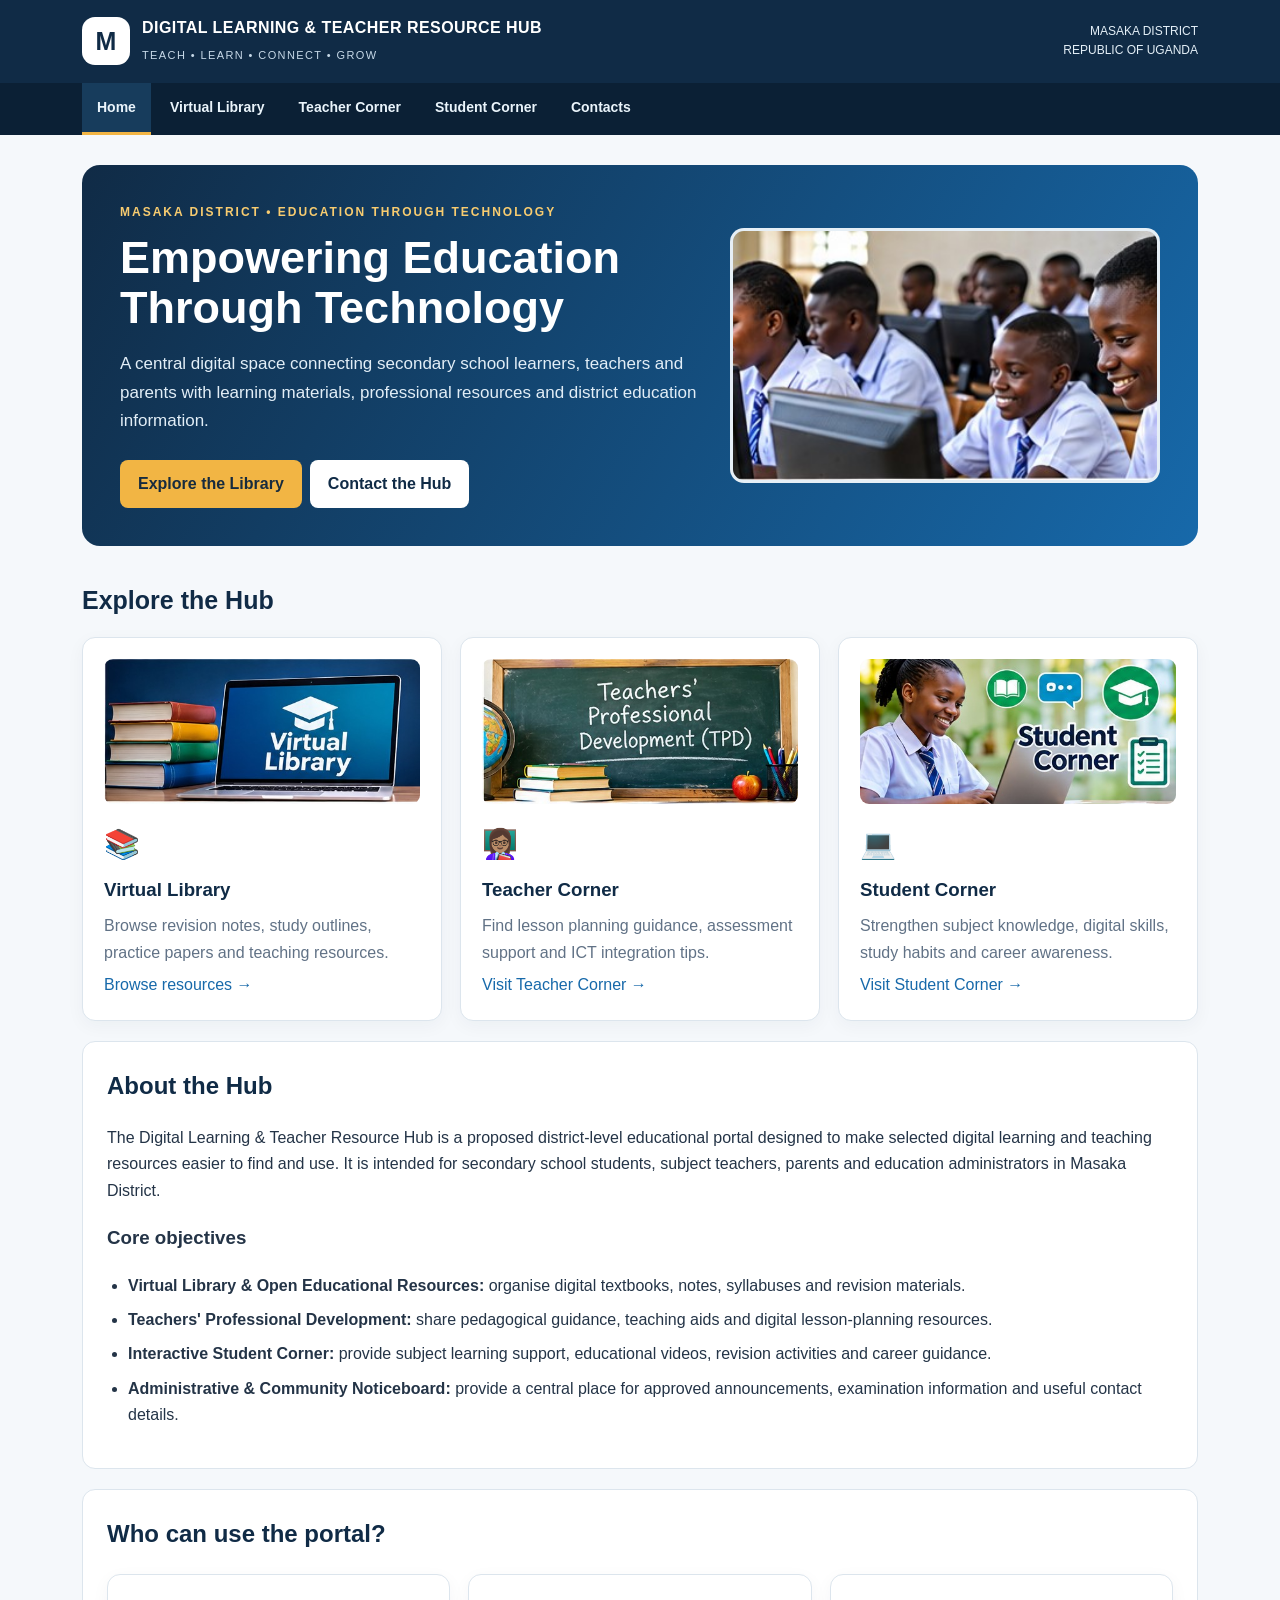
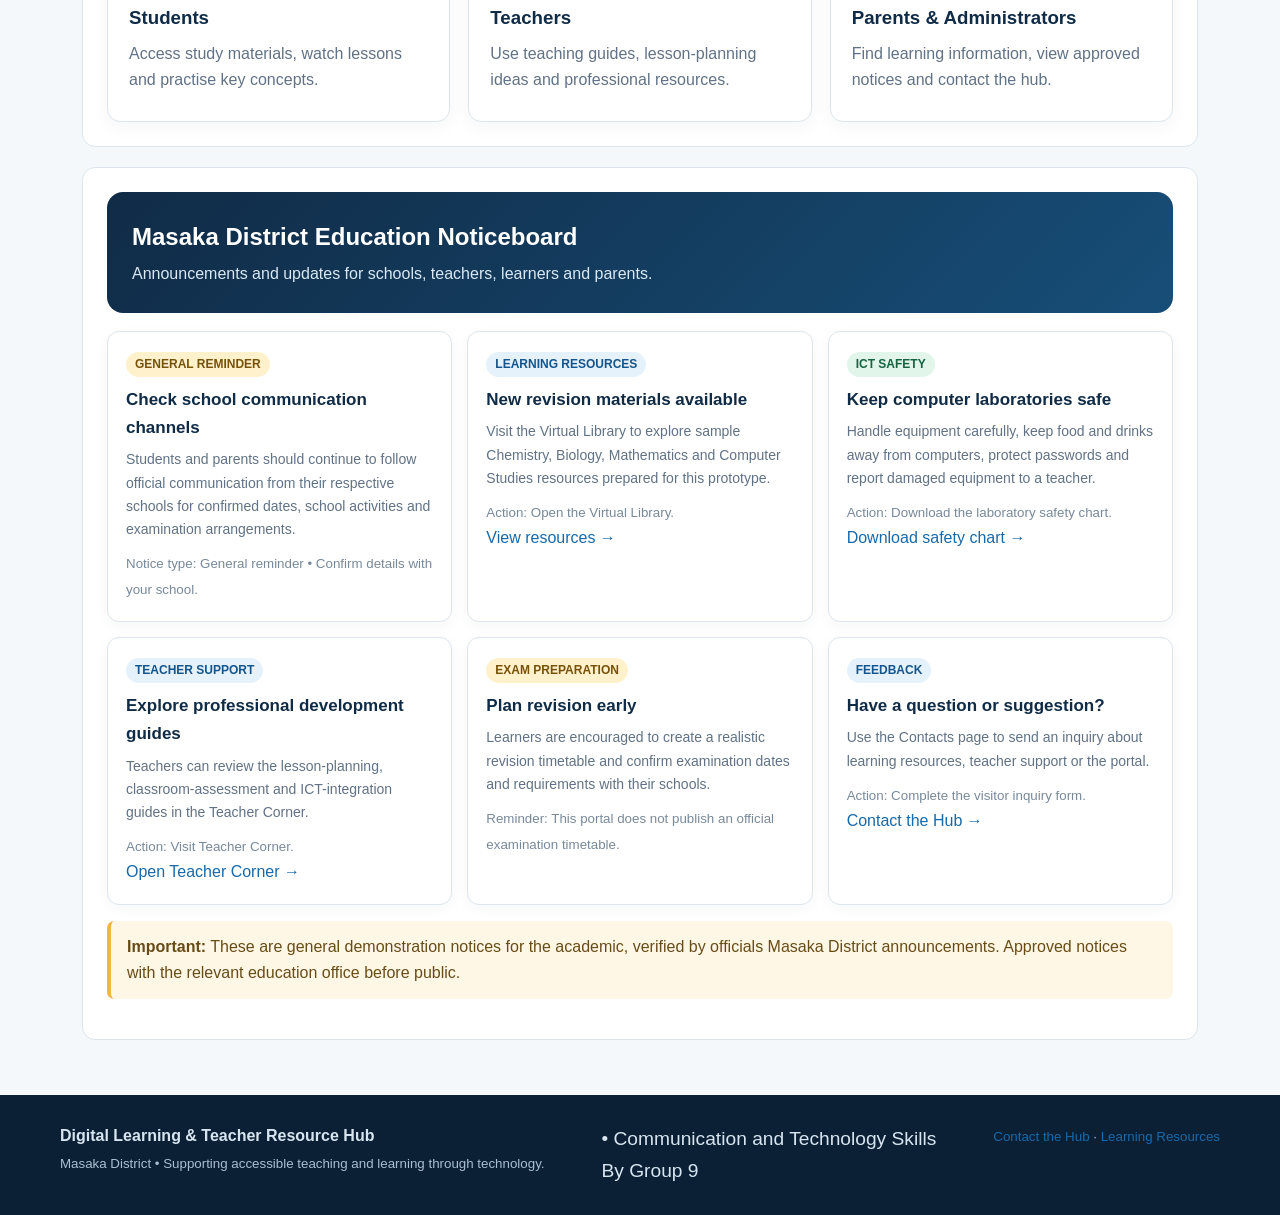
<file: index.html>
<!DOCTYPE html>
<html lang="en"><head><meta charset="UTF-8">
<meta name="viewport" content="width=device-width, initial-scale=1.0">
<title>Home | Masaka District Digital Learning Hub</title>
<meta name="description" content="Masaka District Digital Learning and Teachers
 Resource Hub for secondary school students, teachers and parents.">
<link rel="stylesheet" href="css/style.css"></head><body>
<header class="site-header"><div class="topbar"><a class="brand" href="index.html">
<div class="brand-mark">M</div><div><strong>DIGITAL LEARNING & TEACHER RESOURCE HUB
</strong><small>TEACH • LEARN • CONNECT • GROW</small></div></a><div class="header-note">
MASAKA DISTRICT<br>REPUBLIC OF UGANDA</div></div></header>
<nav aria-label="Main navigation"><div class="nav-inner"><a href="index.html" class="active">
Home</a><a href="library.html" class="">Virtual Library</a><a href="teachers.html" class="">
Teacher Corner</a><a href="students.html" class="">Student Corner</a><a href="contacts.html" class="">Contacts</a></div></nav>
<main class="container">
<section class="hero"><div><div class="eyebrow">Masaka District • Education through technology</div>
<h1>Empowering Education Through Technology</h1><p>A central digital space connecting secondary school learners, 
teachers and parents with learning materials, professional resources and district education information.</p>
<a class="btn" href="library.html">Explore the Library</a><a class="btn secondary" href="contacts.html">Contact the Hub</a></div>
<img class="hero-photo" src="images/masaka-school-computer-lab.jpg" alt="Masaka District Digital Learning and Teacher Resource Hub banner"></section>
<h2 class="section-title">Explore the Hub</h2><section class="cards">
<article class="card"><img class="card-photo" src="images/virtual-library.jpg" alt="Virtual library and digital learning resources">
<div class="emoji">📚</div><h3>Virtual Library</h3><p>Browse revision notes, study outlines, practice papers and teaching resources.</p>
<a href="library.html">Browse resources →</a></article>
<article class="card"><img class="card-photo" src="images/teacher-training.jpg" alt="Teacher professional development">
<div class="emoji">👩🏽‍🏫</div><h3>Teacher Corner</h3><p>Find lesson planning guidance, assessment support and ICT integration tips.</p>
<a href="teachers.html">Visit Teacher Corner →</a></article>
<article class="card"><img class="card-photo" src="images/student-learning.jpg" alt="Student learning with digital devices">
<div class="emoji">💻</div><h3>Student Corner</h3><p>Strengthen subject knowledge, digital skills, study habits and career awareness.</p>
<a href="students.html">Visit Student Corner →</a></article></section>
<section class="panel"><h2>About the Hub</h2><p>The Digital Learning & Teacher Resource Hub is a proposed district-level educational portal 
designed to make selected digital learning and teaching resources easier to find and use. It is intended for secondary school students, subject teachers, 
parents and education administrators in Masaka District.</p><h3>Core objectives</h3><ul class="clean">
<li><strong>Virtual Library & Open Educational Resources:</strong> organise digital textbooks, notes, syllabuses and revision materials.</li>
<li><strong>Teachers' Professional Development:</strong> share pedagogical guidance, teaching aids and digital lesson-planning resources.</li>
<li><strong>Interactive Student Corner:</strong> provide subject learning support, educational videos, revision activities and career guidance.</li>
<li><strong>Administrative & Community Noticeboard:</strong> provide a central place for approved announcements, examination information 
and useful contact details.</li></ul></section>
<section class="panel"><h2>Who can use the portal?</h2><div class="cards"><article class="card"><h3>Students</h3>
<p>Access study materials, watch lessons and practise key concepts.</p></article><article class="card"><h3>Teachers</h3>
<p>Use teaching guides, lesson-planning ideas and professional resources.</p></article><article class="card">
<h3>Parents & Administrators</h3><p>Find learning information, view approved notices and contact the hub.</p></article></div></section>
<section class="panel" id="noticeboard"><div class="notice-board"><h2>Masaka District Education Noticeboard</h2>
<p>Announcements and updates for schools, teachers, learners and parents.</p></div>
<div class="notice-grid">
<article class="notice-card"><span class="tag gold">GENERAL REMINDER</span><h3>Check school communication channels</h3>
<p>Students and parents should continue to follow official communication from their respective schools for confirmed dates, 
school activities and examination arrangements.</p><small>Notice type: General reminder • Confirm details with your school.</small></article>
<article class="notice-card"><span class="tag">LEARNING RESOURCES</span><h3>New revision materials available</h3>
<p>Visit the Virtual Library to explore sample Chemistry, Biology, Mathematics and Computer Studies resources prepared for this prototype.</p>
<small>Action: Open the Virtual Library.</small><br><a href="library.html">View resources →</a></article>
<article class="notice-card"><span class="tag green">ICT SAFETY</span><h3>Keep computer laboratories safe</h3>
<p>Handle equipment carefully, keep food and drinks away from computers, protect passwords and report damaged equipment to a teacher.</p>
<small>Action: Download the laboratory safety chart.</small><br><a href="pdfs/ict-laboratory-rules-safety-chart.pdf" download>Download safety chart →</a></article>
<article class="notice-card"><span class="tag">TEACHER SUPPORT</span><h3>Explore professional development guides</h3>
<p>Teachers can review the lesson-planning, classroom-assessment and ICT-integration guides in the Teacher Corner.</p>
<small>Action: Visit Teacher Corner.</small><br><a href="teachers.html">Open Teacher Corner →</a></article>
<article class="notice-card"><span class="tag gold">EXAM PREPARATION</span><h3>Plan revision early</h3>
<p>Learners are encouraged to create a realistic revision timetable and confirm examination dates and requirements with their schools.</p>
<small>Reminder: This portal does not publish an official examination timetable.</small></article>
<article class="notice-card"><span class="tag">FEEDBACK</span><h3>Have a question or suggestion?</h3>
<p>Use the Contacts page to send an inquiry about learning resources, teacher support or the portal.</p>
<small>Action: Complete the visitor inquiry form.</small><br><a href="contacts.html">Contact the Hub →</a></article>
</div>
<div class="notice"><strong>Important:</strong> These are general demonstration notices for the academic, verified by officials Masaka District announcements. 
Approved notices with the relevant education office before public.</div></section>
</main>
<footer class="site-footer"><div class="footer-inner"><div><strong>Digital Learning & Teacher Resource Hub</strong><br><small>Masaka District 
• Supporting accessible teaching and learning through technology.</small></div><div><big> 
• Communication and Technology Skills<br>By Group 9</big></div><div><small><a href="contacts.html">Contact the Hub</a> 
· <a href="library.html">Learning Resources</a></small></div></div></footer>
</body></html>
</file>
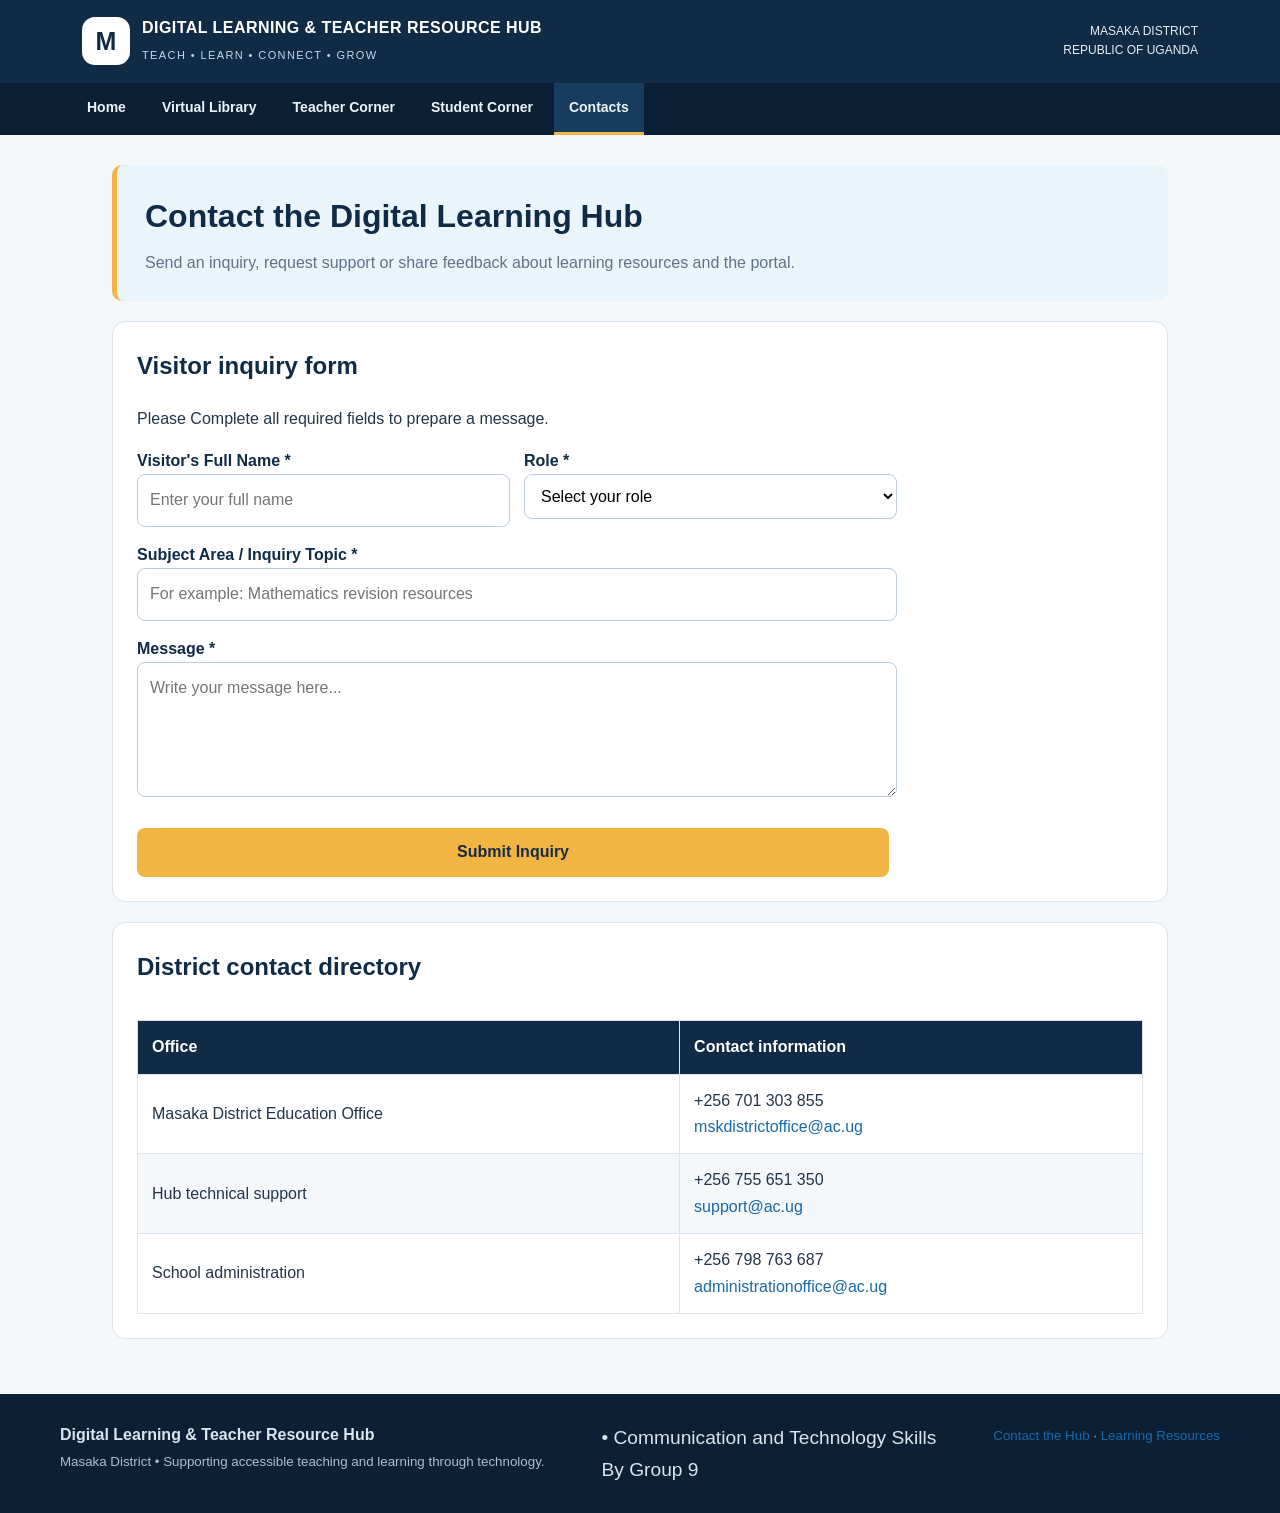
<file: contacts.html>
<!DOCTYPE html>
<html lang="en"><head><meta charset="UTF-8"><meta name="viewport" content="width=device-width, initial-scale=1.0">
<title>Contacts | Masaka District Digital Learning Hub</title>
<meta name="description" content="Masaka District Digital Learning and Teacher Resource Hub for secondary school students, teachers and parents.">
<link rel="stylesheet" href="css/style.css">
<style>
/* Mobile layout improvements */
* { box-sizing: border-box; }
html, body { max-width: 100%; overflow-x: hidden; }
img { max-width: 100%; height: auto; }
.container { width: min(100% - 24px, 1100px); margin-inline: auto; }
.panel, .page-heading { min-width: 0; }
.panel { overflow: hidden; }

/* Keep the navigation on one line; swipe sideways on small screens */
nav { width: 100%; }
.nav-inner {
  display: flex;
  flex-wrap: nowrap;
  gap: 6px;
  overflow-x: auto;
  overflow-y: hidden;
  white-space: nowrap;
  -webkit-overflow-scrolling: touch;
  scrollbar-width: thin;
  padding: 0 12px;
}
.nav-inner a { flex: 0 0 auto; white-space: nowrap; }

/* Tables remain readable instead of squeezing every column */
.table-scroll {
  display: block;
  width: 100%;
  max-width: 100%;
  overflow-x: auto;
  overflow-y: hidden;
  -webkit-overflow-scrolling: touch;
  scrollbar-width: thin;
}
.table-scroll table {
  width: 100%;
  min-width: 650px;
  border-collapse: collapse;
}
.table-scroll th, .table-scroll td {
  overflow-wrap: break-word;
  vertical-align: middle;
}

/* Forms and content cards adapt to narrow screens */
.form-row {
  display: grid;
  grid-template-columns: repeat(2, minmax(0, 1fr));
  gap: 14px;
}
input, select, textarea, button { max-width: 100%; }
textarea { width: 100%; }
@media (max-width: 600px) {
  .container { width: calc(100% - 24px); }
  .topbar { gap: 10px; flex-wrap: wrap; }
  .brand { min-width: 0; max-width: 100%; }
  .brand strong { overflow-wrap: anywhere; }
  .header-note { font-size: 0.8rem; }
  .page-heading h1 { font-size: clamp(1.45rem, 6vw, 2rem); line-height: 1.2; }
  .panel { padding: 16px; margin-block: 14px; }
  .form-row { grid-template-columns: 1fr; }
  .table-scroll table { min-width: 620px; }
  .site-footer .footer-inner { display: grid; gap: 14px; }
}
</style>


<style>
/* Header and navigation stacking fix */
.site-header {
  position: relative !important;
  top: auto !important;
  z-index: 2 !important;
  width: 100%;
}
nav {
  position: relative !important;
  top: auto !important;
  left: auto !important;
  right: auto !important;
  z-index: 3 !important;
  width: 100%;
  margin: 0;
}
.nav-inner {
  position: relative !important;
  top: auto !important;
  transform: none !important;
}
</style>

</head><body>
<header class="site-header"><div class="topbar"><a class="brand" href="index.html"><div class="brand-mark">M</div>
<div><strong>DIGITAL LEARNING & TEACHER RESOURCE HUB</strong><small>TEACH • LEARN • CONNECT • GROW</small></div></a>
<div class="header-note">MASAKA DISTRICT<br>REPUBLIC OF UGANDA</div></div></header>
<nav aria-label="Main navigation"><div class="nav-inner"><a href="index.html" class="">Home</a>
<a href="library.html" class="">Virtual Library</a><a href="teachers.html" class="">Teacher Corner</a><a href="students.html" class="">Student Corner</a>
<a href="contacts.html" class="active">Contacts</a></div></nav>
<main class="container">
<section class="page-heading"><h1>Contact the Digital Learning Hub</h1><p>Send an inquiry, 
request support or share feedback about learning resources and the portal.</p></section>
<section class="panel">
<h2>Visitor inquiry form</h2><p>Please Complete all required fields to prepare a message.</p>
<form action="mailto:REPLACE-WITH-AUTHORISED-PROJECT-EMAIL@example.com" method="post" enctype="text/plain">
<div class="form-row"><div><label for="fullname">Visitor's Full Name *</label><input id="fullname" name="Full Name" 
type="text" placeholder="Enter your full name" required></div><div><label for="role">Role *</label><select id="role" 
name="Role" required><option value="">Select your role</option><option>Student</option><option>Parent</option><option>Teacher</option>
<option>Other</option></select></div></div>
<div><label for="subject">Subject Area / Inquiry Topic *</label><input id="subject" name="Subject Area / Inquiry Topic" type="text" 
placeholder="For example: Mathematics revision resources" required></div>
<div><label for="message">Message *</label><textarea id="message" name="Message" placeholder="Write your message here..." required></textarea></div>
<button class="btn" type="submit">Submit Inquiry</button></form>
</section>
<section class="panel"><h2>District contact directory</h2><div class="table-scroll"><table><thead><tr><th>Office </th><th>Contact information</th></tr></thead>
<tbody><tr><td>Masaka District Education Office</td><td>+256 701 303 855 <br /> 
<a href="mailto:mskdistrictoffice@ac.ug">mskdistrictoffice@ac.ug</a> </td></tr>
<tr><td>Hub technical support</td><td>+256 755 651 350 <br /><a href="mailto:support@ac.ug">support@ac.ug</a></td></tr><tr><td>School administration</td>
<td> +256 798 763 687 <br /> <a href="mailto:administrationoffice@ac.ug">administrationoffice@ac.ug</a></td></tr></tbody></table></div></section>
</main>
<footer class="site-footer"><div class="footer-inner"><div><strong>Digital Learning & Teacher Resource Hub</strong><br><small>Masaka District 
• Supporting accessible teaching and learning through technology.</small></div><div><big> 
• Communication and Technology Skills<br>By Group 9</big></div><div><small><a href="contacts.html">Contact the Hub</a> 
· <a href="library.html">Learning Resources</a></small></div></div></footer>
</body></html>
</file>
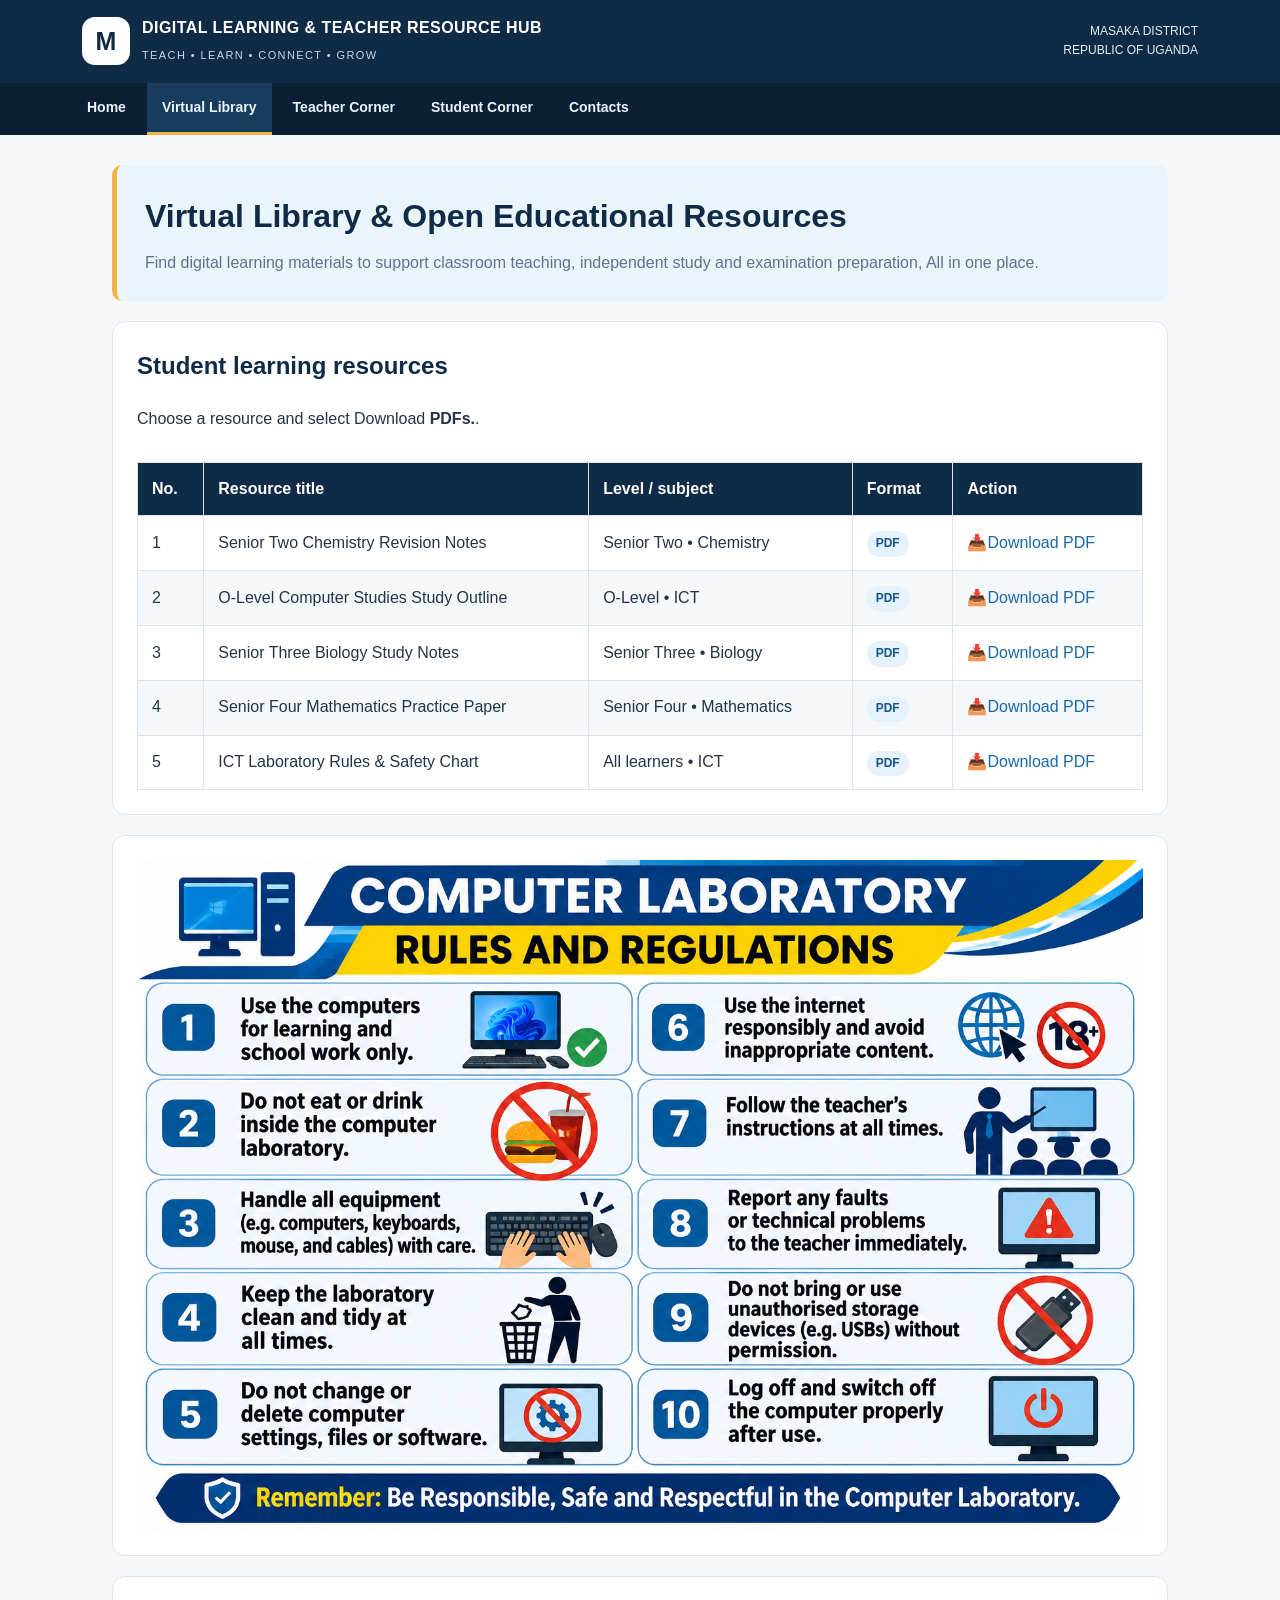
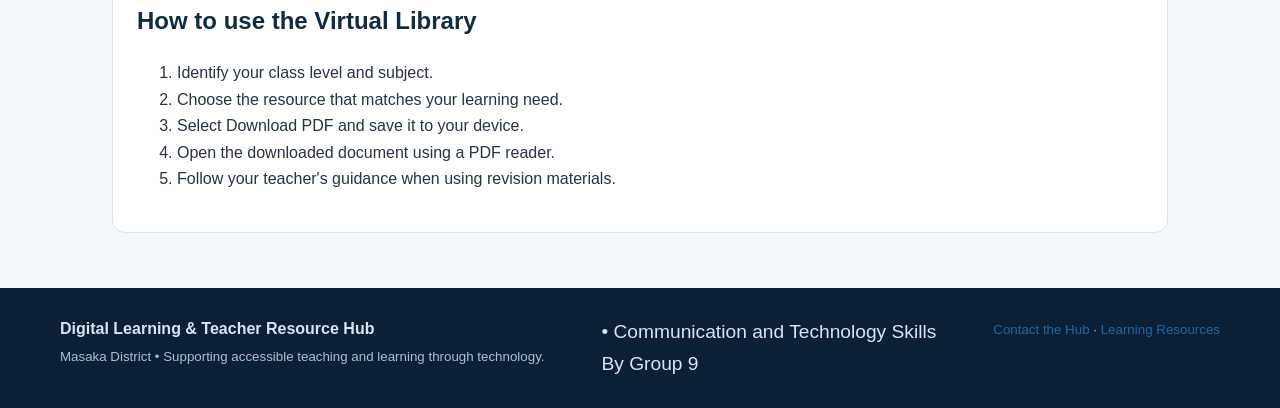
<file: library.html>
<!DOCTYPE html>
<html lang="en"><head><meta charset="UTF-8"><meta name="viewport" content="width=device-width, initial-scale=1.0">
<title>Virtual Library | Masaka District Digital Learning Hub</title>
<meta name="description" content="Masaka District Digital Learning and Teacher Resource Hub for secondary school students, teachers and parents.">
<link rel="stylesheet" href="css/style.css">
<style>
/* Mobile layout improvements */
* { box-sizing: border-box; }
html, body { max-width: 100%; overflow-x: hidden; }
img { max-width: 100%; height: auto; }
.container { width: min(100% - 24px, 1100px); margin-inline: auto; }
.panel, .page-heading { min-width: 0; }
.panel { overflow: hidden; }

/* Keep the navigation on one line; swipe sideways on small screens */
nav { width: 100%; }
.nav-inner {
  display: flex;
  flex-wrap: nowrap;
  gap: 6px;
  overflow-x: auto;
  overflow-y: hidden;
  white-space: nowrap;
  -webkit-overflow-scrolling: touch;
  scrollbar-width: thin;
  padding: 0 12px;
}
.nav-inner a { flex: 0 0 auto; white-space: nowrap; }

/* Tables remain readable instead of squeezing every column */
.table-scroll {
  display: block;
  width: 100%;
  max-width: 100%;
  overflow-x: auto;
  overflow-y: hidden;
  -webkit-overflow-scrolling: touch;
  scrollbar-width: thin;
}
.table-scroll table {
  width: 100%;
  min-width: 650px;
  border-collapse: collapse;
}
.table-scroll th, .table-scroll td {
  overflow-wrap: break-word;
  vertical-align: middle;
}

/* Forms and content cards adapt to narrow screens */
.form-row {
  display: grid;
  grid-template-columns: repeat(2, minmax(0, 1fr));
  gap: 14px;
}
input, select, textarea, button { max-width: 100%; }
textarea { width: 100%; }
@media (max-width: 600px) {
  .container { width: calc(100% - 24px); }
  .topbar { gap: 10px; flex-wrap: wrap; }
  .brand { min-width: 0; max-width: 100%; }
  .brand strong { overflow-wrap: anywhere; }
  .header-note { font-size: 0.8rem; }
  .page-heading h1 { font-size: clamp(1.45rem, 6vw, 2rem); line-height: 1.2; }
  .panel { padding: 16px; margin-block: 14px; }
  .form-row { grid-template-columns: 1fr; }
  .table-scroll table { min-width: 620px; }
  .site-footer .footer-inner { display: grid; gap: 14px; }
}
</style>


<style>
/* Header and navigation stacking fix */
.site-header {
  position: relative !important;
  top: auto !important;
  z-index: 2 !important;
  width: 100%;
}
nav {
  position: relative !important;
  top: auto !important;
  left: auto !important;
  right: auto !important;
  z-index: 3 !important;
  width: 100%;
  margin: 0;
}
.nav-inner {
  position: relative !important;
  top: auto !important;
  transform: none !important;
}
</style>

</head><body>
<header class="site-header"><div class="topbar"><a class="brand" href="index.html"><div class="brand-mark">M</div>
<div><strong>DIGITAL LEARNING & TEACHER RESOURCE HUB</strong><small>TEACH • LEARN • CONNECT • GROW</small></div></a>
<div class="header-note">MASAKA DISTRICT<br>REPUBLIC OF UGANDA</div></div></header>
<nav aria-label="Main navigation"><div class="nav-inner"><a href="index.html" class="">Home</a>
<a href="library.html" class="active">Virtual Library</a><a href="teachers.html" class="">Teacher Corner</a>
<a href="students.html" class="">Student Corner</a><a href="contacts.html" class="">Contacts</a></div></nav>
<main class="container">
<section class="page-heading"><h1>Virtual Library & Open Educational Resources</h1>
<p>Find digital learning materials to support classroom teaching, independent study and examination preparation, All in one place.</p></section>
<section class="panel"><h2>Student learning resources</h2><p>Choose a resource and select Download <strong>PDFs.</strong>.</p>
<div class="table-scroll"><table><thead><tr><th>No.</th><th>Resource title</th><th>Level / subject</th><th>Format</th><th>Action</th></tr></thead><tbody>
<tr><td>1</td><td>Senior Two Chemistry Revision Notes</td><td>Senior Two • Chemistry</td>
<td><span class="tag">PDF</span></td><td><a href="pdfs/s2-chemistry-revision-notes.pdf" download>📥Download PDF</a></td></tr>
<tr><td>2</td><td>O-Level Computer Studies Study Outline</td><td>O-Level • ICT</td><td><span class="tag">PDF</span></td>
<td><a href="pdfs/o-level-computer-studies-syllabus.pdf" download>📥Download PDF</a></td></tr>
<tr><td>3</td><td>Senior Three Biology Study Notes</td><td>Senior Three • Biology</td><td><span class="tag">PDF</span></td><td>
<a href="pdfs/s3-biology-study-notes.pdf" download>📥Download PDF</a></td></tr>
<tr><td>4</td><td>Senior Four Mathematics Practice Paper</td><td>Senior Four • Mathematics</td><td><span class="tag">PDF</span></td>
<td><a href="pdfs/s4-mathematics-revision-paper.pdf" download>📥Download PDF</a></td></tr>
<tr><td>5</td><td>ICT Laboratory Rules & Safety Chart</td><td>All learners • ICT</td><td><span class="tag">PDF</span></td><td>
<a href="pdfs/ict-laboratory-rules-safety-chart.pdf" download>📥Download PDF</a></td></tr>
</tbody></table></div></section>
<section class="panel">
    <img class="lab-rules-chart" src="images/chart.jpg" alt="Computer Laboratory Rules and Regulations" loading="lazy" style="width:100%;max-width:100%;height:auto;display:block;object-fit:contain;">
</section>
<section class="panel"><h2>How to use the Virtual Library</h2><ol><li>Identify your class level and subject.</li>
<li>Choose the resource that matches your learning need.</li><li>Select Download PDF and save it to your device.</li>
<li>Open the downloaded document using a PDF reader.</li><li>Follow your teacher's guidance when using revision materials.</li></ol></section>
</main>
<footer class="site-footer"><div class="footer-inner"><div><strong>Digital Learning & Teacher Resource Hub</strong><br><small>Masaka District 
• Supporting accessible teaching and learning through technology.</small></div><div><big> 
• Communication and Technology Skills<br>By Group 9</big></div><div><small><a href="contacts.html">Contact the Hub</a> 
· <a href="library.html">Learning Resources</a></small></div></div></footer>
</body></html>
</file>
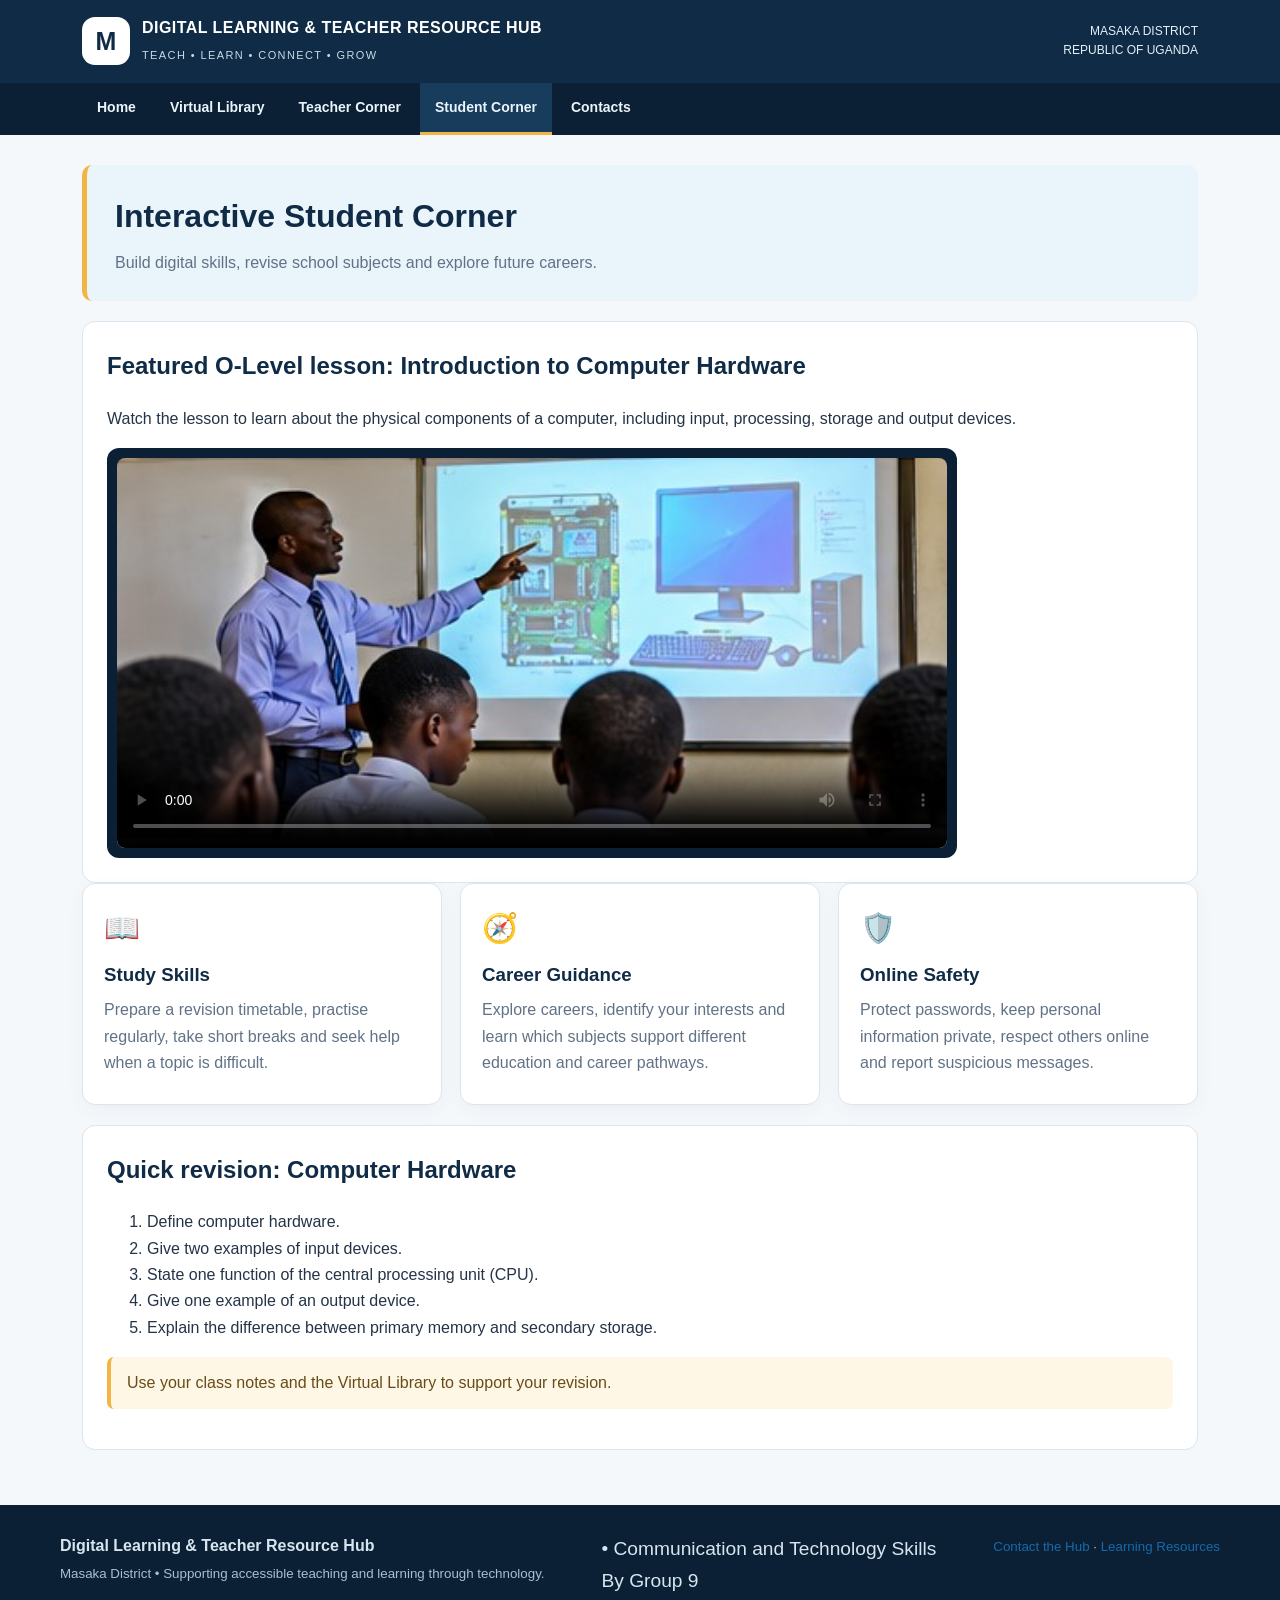
<file: students.html>
<!DOCTYPE html>
<html lang="en"><head><meta charset="UTF-8"><meta name="viewport" content="width=device-width, initial-scale=1.0">
<title>Student Corner | Masaka District Digital Learning Hub</title>
<meta name="description" content="Masaka District Digital Learning and Teacher Resource Hub for secondary school students, teachers and parents.">
<link rel="stylesheet" href="css/style.css"></head><body>
<header class="site-header"><div class="topbar"><a class="brand" href="index.html"><div class="brand-mark">M</div>
<div><strong>DIGITAL LEARNING & TEACHER RESOURCE HUB</strong><small>TEACH • LEARN • CONNECT • GROW</small></div></a>
<div class="header-note">MASAKA DISTRICT<br>REPUBLIC OF UGANDA</div></div></header>
<nav aria-label="Main navigation"><div class="nav-inner"><a href="index.html" class="">Home</a><a href="library.html" class="">Virtual Library</a>
<a href="teachers.html" class="">Teacher Corner</a><a href="students.html" class="active">Student Corner</a><a href="contacts.html" class="">Contacts</a></div></nav>
<main class="container">
<section class="page-heading"><h1>Interactive Student Corner</h1><p>Build digital skills, revise school subjects and explore future careers.</p></section>
<section class="panel"><h2>Featured O-Level lesson: Introduction to Computer Hardware</h2>
<p>Watch the lesson to learn about the physical components of a computer, including input, processing, storage and output devices.</p><div class="video-frame">
<video controls preload="metadata" poster="images/hardware-lesson.jpg"><source src="videos/introduction-to-computer-hardware.mp4" type="video/mp4">
Your browser does not support the video element. Please use a modern browser.</video></div>
</section>
<section class="cards"><article class="card"><div class="emoji">📖</div><h3>Study Skills</h3>
<p>Prepare a revision timetable, practise regularly, take short breaks and seek help when a topic is difficult.</p></article>
<article class="card"><div class="emoji">🧭</div><h3>Career Guidance</h3>
<p>Explore careers, identify your interests and learn which subjects support different education and career pathways.</p></article>
<article class="card"><div class="emoji">🛡️</div><h3>Online Safety</h3><p>Protect passwords, keep personal information private, 
respect others online and report suspicious messages.</p></article></section>
<section class="panel"><h2>Quick revision: Computer Hardware</h2><ol><li>Define computer hardware.</li>
<li>Give two examples of input devices.</li><li>State one function of the central processing unit (CPU).</li>
<li>Give one example of an output device.</li><li>Explain the difference between primary memory and secondary storage.</li></ol>
<p><div class="notice">Use your class notes and the Virtual Library to support your revision.</div></p></section>
</main>
<footer class="site-footer"><div class="footer-inner"><div><strong>Digital Learning & Teacher Resource Hub</strong><br><small>Masaka District 
• Supporting accessible teaching and learning through technology.</small></div><div><big> 
• Communication and Technology Skills<br>By Group 9</big></div><div><small><a href="contacts.html">Contact the Hub</a> 
· <a href="library.html">Learning Resources</a></small></div></div></footer>
</body></html>
</file>
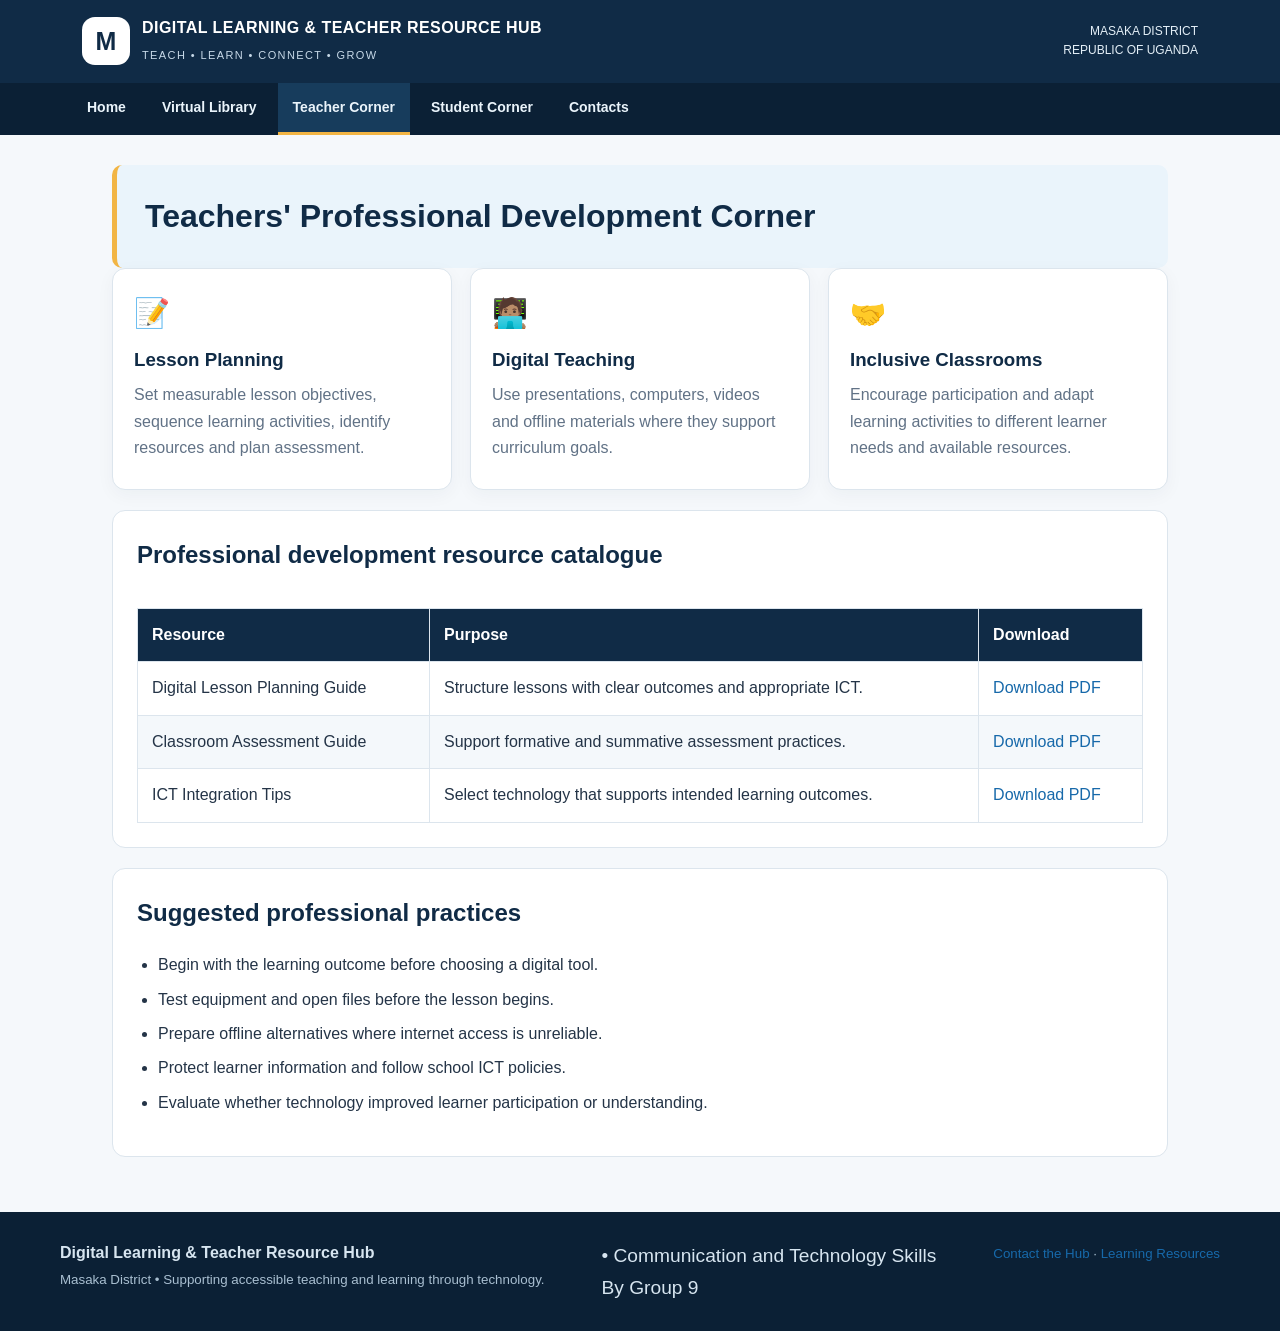
<file: teachers.html>
<!DOCTYPE html>
<html lang="en"><head><meta charset="UTF-8"><meta name="viewport" content="width=device-width, initial-scale=1.0">
<title>Teacher Corner | Masaka District Digital Learning Hub</title>
<meta name="description" content="Masaka District Digital Learning and Teacher Resource Hub for secondary school students, teachers and parents.">
<link rel="stylesheet" href="css/style.css">
<style>
/* Mobile layout improvements */
* { box-sizing: border-box; }
html, body { max-width: 100%; overflow-x: hidden; }
img { max-width: 100%; height: auto; }
.container { width: min(100% - 24px, 1100px); margin-inline: auto; }
.panel, .page-heading { min-width: 0; }
.panel { overflow: hidden; }

/* Keep the navigation on one line; swipe sideways on small screens */
nav { width: 100%; }
.nav-inner {
  display: flex;
  flex-wrap: nowrap;
  gap: 6px;
  overflow-x: auto;
  overflow-y: hidden;
  white-space: nowrap;
  -webkit-overflow-scrolling: touch;
  scrollbar-width: thin;
  padding: 0 12px;
}
.nav-inner a { flex: 0 0 auto; white-space: nowrap; }

/* Tables remain readable instead of squeezing every column */
.table-scroll {
  display: block;
  width: 100%;
  max-width: 100%;
  overflow-x: auto;
  overflow-y: hidden;
  -webkit-overflow-scrolling: touch;
  scrollbar-width: thin;
}
.table-scroll table {
  width: 100%;
  min-width: 650px;
  border-collapse: collapse;
}
.table-scroll th, .table-scroll td {
  overflow-wrap: break-word;
  vertical-align: middle;
}

/* Forms and content cards adapt to narrow screens */
.form-row {
  display: grid;
  grid-template-columns: repeat(2, minmax(0, 1fr));
  gap: 14px;
}
input, select, textarea, button { max-width: 100%; }
textarea { width: 100%; }
@media (max-width: 600px) {
  .container { width: calc(100% - 24px); }
  .topbar { gap: 10px; flex-wrap: wrap; }
  .brand { min-width: 0; max-width: 100%; }
  .brand strong { overflow-wrap: anywhere; }
  .header-note { font-size: 0.8rem; }
  .page-heading h1 { font-size: clamp(1.45rem, 6vw, 2rem); line-height: 1.2; }
  .panel { padding: 16px; margin-block: 14px; }
  .form-row { grid-template-columns: 1fr; }
  .table-scroll table { min-width: 620px; }
  .site-footer .footer-inner { display: grid; gap: 14px; }
}
</style>


<style>
/* Header and navigation stacking fix */
.site-header {
  position: relative !important;
  top: auto !important;
  z-index: 2 !important;
  width: 100%;
}
nav {
  position: relative !important;
  top: auto !important;
  left: auto !important;
  right: auto !important;
  z-index: 3 !important;
  width: 100%;
  margin: 0;
}
.nav-inner {
  position: relative !important;
  top: auto !important;
  transform: none !important;
}
</style>

</head><body>
<header class="site-header"><div class="topbar"><a class="brand" href="index.html"><div class="brand-mark">M</div>
<div><strong>DIGITAL LEARNING & TEACHER RESOURCE HUB</strong><small>TEACH • LEARN • CONNECT • GROW</small></div></a>
<div class="header-note">MASAKA DISTRICT<br>REPUBLIC OF UGANDA</div></div></header>
<nav aria-label="Main navigation"><div class="nav-inner"><a href="index.html" class="">Home</a>
<a href="library.html" class="">Virtual Library</a><a href="teachers.html" class="active">Teacher Corner</a>
<a href="students.html" class="">Student Corner</a><a href="contacts.html" class="">Contacts</a></div></nav>
<main class="container">
<section class="page-heading"><h1>Teachers' Professional Development Corner</h1></section>
<section class="cards"><article class="card"><div class="emoji">📝</div><h3>Lesson Planning</h3>
<p>Set measurable lesson objectives, sequence learning activities, identify resources and plan assessment.</p></article>
<article class="card"><div class="emoji">🧑🏽‍💻</div><h3>Digital Teaching</h3><p>Use presentations, computers, 
videos and offline materials where they support curriculum goals.</p></article><article class="card"><div class="emoji">🤝</div>
<h3>Inclusive Classrooms</h3><p>Encourage participation and adapt learning activities to different learner needs and available resources.</p></article></section>
<section class="panel"><h2>Professional development resource catalogue</h2><div class="table-scroll"><table><thead><tr><th>Resource</th>
<th>Purpose</th><th>Download</th></tr></thead><tbody>
<tr><td>Digital Lesson Planning Guide</td><td>Structure lessons with clear outcomes and appropriate ICT.</td>
<td><a href="pdfs/digital-lesson-planning-guide.pdf" download>Download PDF</a></td></tr>
<tr><td>Classroom Assessment Guide</td><td>Support formative and summative assessment practices.</td>
<td><a href="pdfs/classroom-assessment-guide.pdf" download>Download PDF</a></td></tr>
<tr><td>ICT Integration Tips</td><td>Select technology that supports intended learning outcomes.</td>
<td><a href="pdfs/ict-integration-tips.pdf" download>Download PDF</a></td></tr>
</tbody></table></div></section>
<section class="panel"><h2>Suggested professional practices</h2><ul class="clean"><li>Begin with the learning outcome before choosing a digital tool.</li>
<li>Test equipment and open files before the lesson begins.</li><li>Prepare offline alternatives where internet access is unreliable.</li>
<li>Protect learner information and follow school ICT policies.</li><li>Evaluate whether technology improved learner participation or understanding.</li></ul></section>
</main>
<footer class="site-footer"><div class="footer-inner"><div><strong>Digital Learning & Teacher Resource Hub</strong><br><small>Masaka District 
• Supporting accessible teaching and learning through technology.</small></div><div><big> 
• Communication and Technology Skills<br>By Group 9</big></div><div><small><a href="contacts.html">Contact the Hub</a> 
· <a href="library.html">Learning Resources</a></small></div></div></footer>
</body></html>
</file>
<file: css/style.css>
:root{--navy:#102b46;--navy2:#0b2035;--blue:#1769aa;--sky:#eaf4fb;--gold:#f2b544;--ink:#243447;--muted:#617286;--line:#dce5ed;--white:#fff;--green:#16734b}
*{box-sizing:border-box}html{scroll-behavior:smooth}body{margin:0;font-family:Arial,Helvetica,sans-serif;line-height:1.65;color:var(--ink);background:#f5f8fb}
a{color:var(--blue);text-decoration:none}a:hover{text-decoration:underline}
.site-header{background:var(--navy);color:white}.topbar{max-width:1160px;margin:auto;padding:15px 22px;display:flex;align-items:center;justify-content:space-between;gap:18px}
.brand{display:flex;align-items:center;gap:12px;color:white}.brand:hover{text-decoration:none}.brand-mark{width:48px;height:48px;border-radius:13px;background:white;color:var(--navy);display:grid;place-items:center;font-size:25px;font-weight:bold}
.brand strong{display:block;font-size:16px;letter-spacing:.45px}.brand small{color:#c7d9e8;font-size:11px;letter-spacing:1.4px}
.header-note{font-size:12px;color:#e4eff7;text-align:right}
nav{background:var(--navy2);position:sticky;top:0;z-index:10}.nav-inner{max-width:1160px;margin:auto;padding:0 22px;display:flex;flex-wrap:wrap;gap:4px}
nav a{color:#eaf4fb;padding:13px 15px;font-weight:bold;font-size:14px;border-bottom:3px solid transparent}nav a:hover,nav a.active{background:#173c5c;border-bottom-color:var(--gold);text-decoration:none}
.container{max-width:1160px;margin:30px auto;padding:0 22px}.hero{background:linear-gradient(120deg,#102b46,#1769aa);color:white;border-radius:18px;padding:38px;display:grid;grid-template-columns:1.15fr .85fr;gap:28px;align-items:center;overflow:hidden}
.hero h1{font-size:clamp(30px,4vw,45px);line-height:1.12;margin:10px 0 16px}.hero p{font-size:17px;color:#e2eef7;max-width:680px}.eyebrow{text-transform:uppercase;letter-spacing:2px;font-size:12px;font-weight:bold;color:#f8cc70}
.hero-photo{width:100%;height:255px;object-fit:cover;border-radius:14px;border:3px solid #ffffff55;background:#d9e7f1}
.btn{display:inline-block;background:var(--gold);color:#172b3e;padding:11px 18px;border-radius:8px;font-weight:bold;margin:8px 8px 0 0;border:0}.btn:hover{filter:brightness(.97);text-decoration:none}.btn.secondary{background:white;color:var(--navy)}
.section-title{margin:34px 0 16px;color:var(--navy);font-size:25px}.cards{display:grid;grid-template-columns:repeat(3,1fr);gap:18px}
.card{background:white;border:1px solid var(--line);border-radius:13px;padding:21px;box-shadow:0 5px 18px #18344b0b}.card .emoji{font-size:29px}.card h3{margin:7px 0;color:var(--navy)}.card p{color:var(--muted);margin:6px 0}
.card-photo{width:100%;height:145px;object-fit:cover;border-radius:9px;background:#e6eef4;margin-bottom:8px}
.page-heading{background:var(--sky);border-left:5px solid var(--gold);padding:25px 28px;border-radius:10px}.page-heading h1{margin:0;color:var(--navy);font-size:32px}.page-heading p{margin:7px 0 0;color:var(--muted)}
.panel{background:white;border:1px solid var(--line);border-radius:13px;padding:24px;margin-top:20px}.panel h2{margin-top:0;color:var(--navy)}
table{width:100%;border-collapse:collapse;background:white;margin-top:14px}th,td{text-align:left;padding:13px 14px;border:1px solid var(--line)}th{background:var(--navy);color:white}tbody tr:nth-child(even){background:#f4f8fb}
.tag{display:inline-block;background:#e5f2fc;color:#15558b;padding:3px 9px;border-radius:30px;font-size:12px;font-weight:bold}.tag.gold{background:#fff1cc;color:#79520a}.tag.green{background:#e1f5eb;color:#17623f}
.notice{background:#fff7e6;border-left:4px solid var(--gold);padding:13px 16px;border-radius:7px;color:#684c17;margin:16px 0}
.notice-board{background:linear-gradient(135deg,#102b46,#174e78);color:white;border-radius:16px;padding:25px}.notice-board h2{margin:0 0 5px;color:white}.notice-board p{color:#d9e9f5;margin:0}
.notice-grid{display:grid;grid-template-columns:repeat(3,1fr);gap:15px;margin-top:18px}
.notice-card{background:#fff;border:1px solid var(--line);border-radius:12px;padding:18px;box-shadow:0 4px 14px #18344b0a}
.notice-card h3{font-size:17px;color:var(--navy);margin:9px 0 6px}.notice-card p{color:var(--muted);font-size:14px;margin:0 0 9px}.notice-card small{color:#78899a}
.video-frame{width:100%;max-width:850px;background:#0b2035;border-radius:12px;padding:10px}.video-frame video{width:100%;display:block;border-radius:8px;background:#000}
ul.clean{padding-left:21px}ul.clean li{margin:8px 0}
form{display:grid;gap:15px;max-width:760px}label{font-weight:bold;color:var(--navy)}input,select,textarea{width:100%;padding:12px;border:1px solid #bdcbd8;border-radius:8px;font:inherit;background:white}textarea{min-height:135px;resize:vertical}.form-row{display:grid;grid-template-columns:1fr 1fr;gap:15px}button{border:0;cursor:pointer;font:inherit}
.site-footer{margin-top:55px;background:#0b2035;color:#d7e5f0;padding:28px 22px}.footer-inner{max-width:1160px;margin:auto;display:flex;justify-content:space-between;gap:20px;flex-wrap:wrap}.site-footer small{color:#a9bfd1}
.rule-list{counter-reset:rule;list-style:none;padding:0;display:grid;grid-template-columns:1fr 1fr;gap:12px}.rule-list li{counter-increment:rule;background:#f5f9fc;border:1px solid var(--line);padding:14px;border-radius:9px}.rule-list li:before{content:counter(rule);display:inline-grid;place-items:center;background:var(--blue);color:white;width:28px;height:28px;border-radius:50%;font-weight:bold;margin-right:9px}
@media(max-width:760px){.hero{grid-template-columns:1fr;padding:27px 22px}.hero-photo{height:190px}.cards,.notice-grid{grid-template-columns:1fr}.form-row{grid-template-columns:1fr}.rule-list{grid-template-columns:1fr}.topbar{align-items:flex-start}.brand strong{font-size:14px}.header-note{display:none}nav a{padding:11px 10px;font-size:13px}.container{margin:20px auto}}
@media print{body{background:white}.site-header,nav,.site-footer,.no-print{display:none!important}.container{max-width:none;margin:0;padding:0}.panel{box-shadow:none;border:0}.rule-list li{break-inside:avoid}}
</file>
